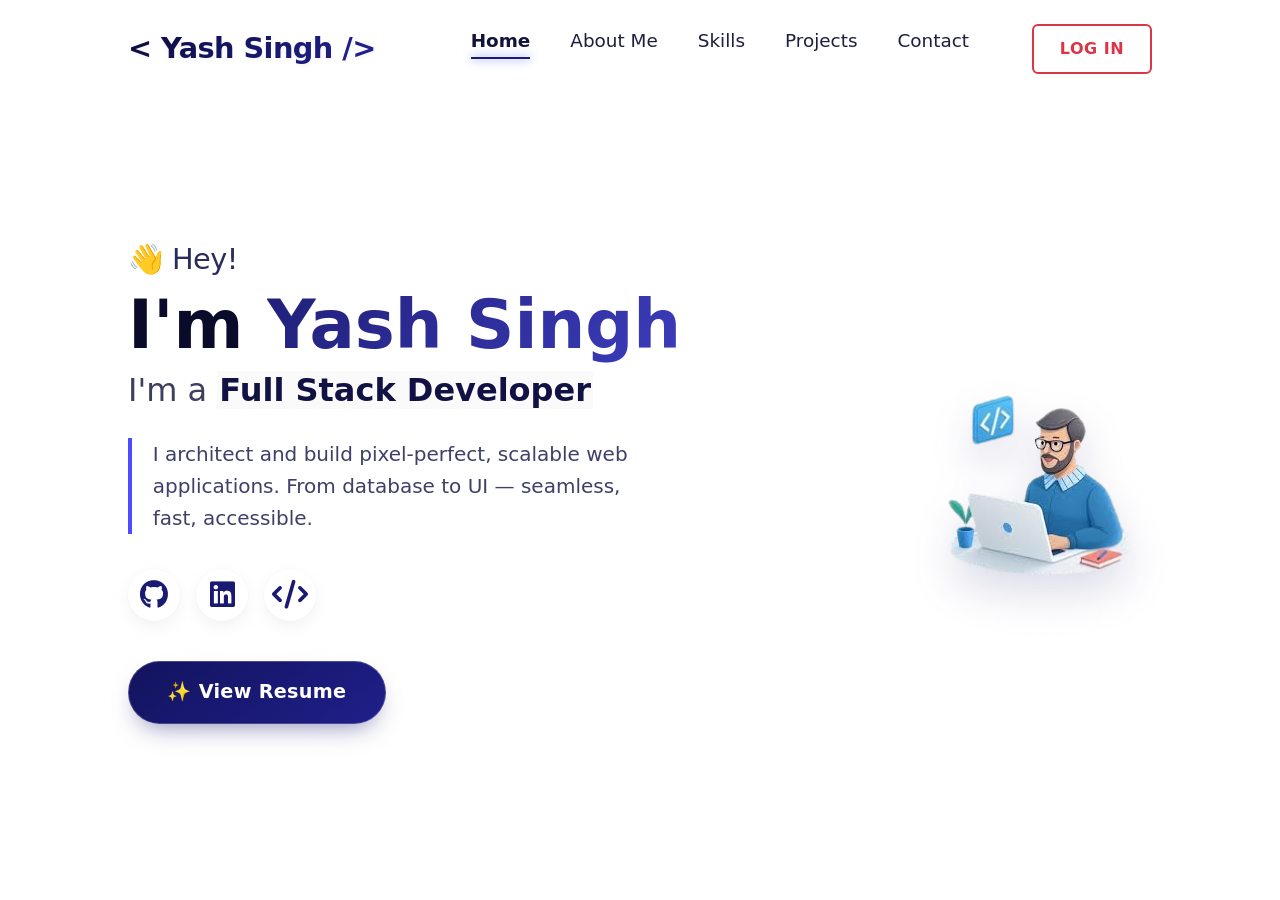
<file: index.html>
<!doctype html>
<html lang="en">
  <head>
    <meta charset="UTF-8" />
    <meta name="viewport" content="width=device-width, initial-scale=1.0" />
    <title>Yash Singh · full‑stack developer</title>
    <!-- Font Awesome 6 (free) -->
    <link
      rel="stylesheet"
      href="https://cdnjs.cloudflare.com/ajax/libs/font-awesome/6.0.0-beta3/css/all.min.css"
    />
    <link rel="stylesheet" href="style.css" />
    <!-- Bootstrap css  -->
    <link
      href="https://cdn.jsdelivr.net/npm/bootstrap@5.3.8/dist/css/bootstrap.min.css"
      rel="stylesheet"
      integrity="sha384-sRIl4kxILFvY47J16cr9ZwB07vP4J8+LH7qKQnuqkuIAvNWLzeN8tE5YBujZqJLB"
      crossorigin="anonymous"
    />
  </head>
  <body>
    <main id="page-load">
      <!-- video background with improved overlay -->
      <div class="video-container">
        <video autoplay muted loop id="bg-video">
          <!-- make sure homebg.mp4 is in the same folder, otherwise use a solid backup -->
          <source src="homebg.mp4" type="video/mp4" />
          <!-- if video missing, background stays elegant thanks to overlay + color -->
        </video>
        <div class="overlay"></div>
      </div>

      <!-- navigation refined -->
      <nav>
        <div class="logo">&lt; Yash Singh /&gt;</div>
        <ul>
          <li><a href="#" class="active">Home</a></li>
          <li><a href="About/about.css">About Me</a></li>
          <li><a href="coming soon/soon.html">Skills</a></li>
          <li><a href="coming soon/soon.html">Projects</a></li>
          <li><a href="coming soon/soon.html">Contact</a></li>
        </ul>
        <a href="coming soon/soon.html" style="text-decoration: none">
          <button type="button" id="btn" class="btn btn-outline-danger">
            LOG IN
          </button>
        </a>
      </nav>

      <!-- hero section with improved copy & illustration -->
      <section class="hero">
        <div class="content">
          <h3>👋 Hey!</h3>
          <h1>I'm <span>Yash Singh</span></h1>
          <h2>I'm a <b>Full Stack Developer</b></h2>
          <p>
            I architect and build pixel-perfect, scalable web applications. From
            database to UI — seamless, fast, accessible.
          </p>

          <div class="social-links">
            <a href="coming soon/soon.html" aria-label="GitHub"
              ><i class="fab fa-github"></i
            ></a>
            <a href="coming soon/soon.html" aria-label="LinkedIn"
              ><i class="fab fa-linkedin"></i
            ></a>
            <a href="coming soon/soon.html" aria-label="CodePen"
              ><i class="fas fa-code"></i
            ></a>
          </div>

          <button class="btn-resume">✨ View Resume</button>
        </div>

        <div class="hero-image">
          <!-- make sure img.png exists, or replace with any developer vector -->
          <img
            src="img.png"
            alt="Yash Singh – full stack developer illustration"
            onerror="
              this.src =
                'https://placehold.co/600x400/1a1a72/white?text=YASH+SINGH'
            "
          />
        </div>
      </section>
    </main>

    <!-- tiny script to ensure active class matches the current page (demo Home as active) -->
    <script>
      (function setActiveNav() {
        const navLinks = document.querySelectorAll("nav ul li a");
        const currentPath =
          window.location.pathname.split("/").pop() || "index.html"; // naive
        navLinks.forEach((link) => {
          // for demo we keep Home active, but you can enhance later
          if (link.textContent.trim() === "Home") {
            link.classList.add("active");
          } else {
            link.classList.remove("active");
          }
        });
      })();
    </script>
  </body>
</html>
</file>
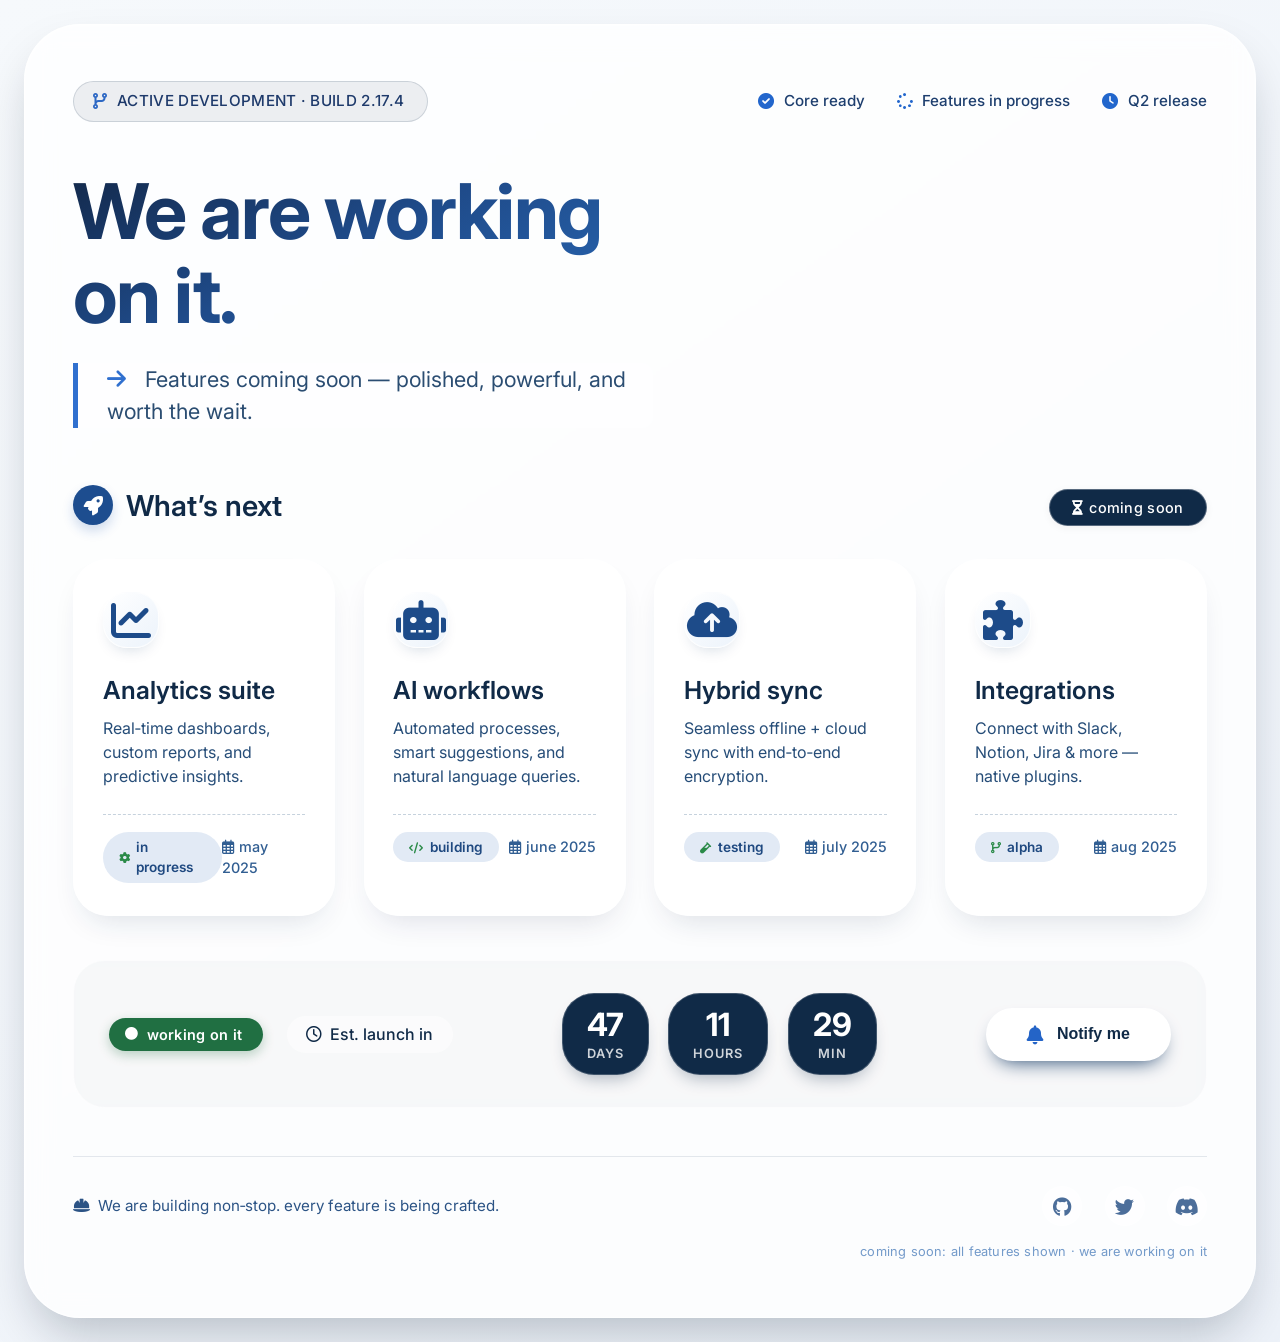
<file: coming soon/soon.html>
<!doctype html>
<html lang="en">
  <head>
    <meta charset="UTF-8" />
    <meta name="viewport" content="width=device-width, initial-scale=1.0" />
    <title>We are working on it · features coming soon</title>
    <!-- Font & Icons (professional touch) -->
    <link rel="preconnect" href="https://fonts.googleapis.com" />
    <link rel="preconnect" href="https://fonts.gstatic.com" crossorigin />
    <link
      href="https://fonts.googleapis.com/css2?family=Inter:opsz,wght@14..32,400;14..32,500;14..32,600;14..32,700&display=swap"
      rel="stylesheet"
    />
    <link
      rel="stylesheet"
      href="https://cdnjs.cloudflare.com/ajax/libs/font-awesome/6.0.0-beta3/css/all.min.css"
    />
    <style>
      * {
        margin: 0;
        padding: 0;
        box-sizing: border-box;
      }

      body {
        font-family:
          "Inter",
          -apple-system,
          BlinkMacSystemFont,
          sans-serif;
        background: linear-gradient(145deg, #f6f9fc 0%, #edf2f9 100%);
        min-height: 100vh;
        display: flex;
        align-items: center;
        justify-content: center;
        padding: 1.5rem;
        line-height: 1.5;
        color: #13294b;
      }

      .card {
        max-width: 1280px;
        width: 100%;
        background: rgba(255, 255, 255, 0.8);
        backdrop-filter: blur(14px);
        -webkit-backdrop-filter: blur(14px);
        border-radius: 3.5rem;
        box-shadow:
          0 25px 50px -12px rgba(0, 20, 40, 0.25),
          inset 0 1px 2px rgba(255, 255, 255, 0.6);
        padding: 3.5rem 3rem;
        border: 1px solid rgba(255, 255, 255, 0.7);
        transition: all 0.2s ease;
      }

      /* header / top section */
      .top-badge {
        display: flex;
        justify-content: space-between;
        align-items: center;
        flex-wrap: wrap;
        gap: 1.5rem;
        margin-bottom: 3rem;
      }

      .pill {
        background: rgba(19, 41, 75, 0.08);
        padding: 0.5rem 1.4rem 0.5rem 1.2rem;
        border-radius: 60px;
        font-size: 0.95rem;
        font-weight: 500;
        letter-spacing: 0.02em;
        color: #1e3a6b;
        display: inline-flex;
        align-items: center;
        gap: 0.6rem;
        border: 1px solid rgba(19, 41, 75, 0.15);
        backdrop-filter: blur(4px);
      }

      .pill i {
        font-size: 1rem;
        color: #2d68c4;
      }

      .status-bar {
        display: flex;
        gap: 2rem;
        align-items: center;
      }

      .status-item {
        display: flex;
        align-items: center;
        gap: 0.6rem;
        font-size: 0.95rem;
        font-weight: 500;
        color: #1e3f6e;
      }

      .status-item i {
        color: #2266cc;
        font-size: 1rem;
      }

      /* main message */
      .hero {
        margin-bottom: 3.5rem;
      }

      .hero h1 {
        font-size: clamp(2.6rem, 8vw, 4.8rem);
        font-weight: 700;
        line-height: 1.1;
        letter-spacing: -0.02em;
        background: linear-gradient(
          155deg,
          #13294b 0%,
          #1f4b8a 45%,
          #2660a9 80%
        );
        -webkit-background-clip: text;
        -webkit-text-fill-color: transparent;
        background-clip: text;
        margin-bottom: 1.5rem;
        max-width: 12ch;
      }

      .hero .subhead {
        font-size: 1.35rem;
        font-weight: 400;
        color: #2b4d72;
        max-width: 580px;
        border-left: 5px solid #3070cf;
        padding-left: 1.8rem;
        margin-top: 0.2rem;
        background: rgba(255, 255, 255, 0.3);
        border-radius: 0 12px 12px 0;
      }

      /* features grid — coming soon style */
      .features-header {
        display: flex;
        align-items: baseline;
        justify-content: space-between;
        margin: 3.2rem 0 1.8rem 0;
      }

      .features-header h2 {
        font-weight: 600;
        font-size: 1.8rem;
        color: #102a47;
        display: flex;
        align-items: center;
        gap: 0.8rem;
      }

      .features-header h2 i {
        background: #1d4d8f;
        color: white;
        border-radius: 50%;
        padding: 0.5rem;
        font-size: 1.2rem;
        width: 2.5rem;
        height: 2.5rem;
        display: inline-flex;
        align-items: center;
        justify-content: center;
        box-shadow: 0 6px 12px rgba(24, 80, 160, 0.2);
      }

      .chip-coming {
        background: #102a47;
        color: white;
        padding: 0.4rem 1.4rem;
        border-radius: 60px;
        font-weight: 500;
        font-size: 0.9rem;
        letter-spacing: 0.3px;
        border: 1px solid rgba(255, 255, 255, 0.3);
        box-shadow: 0 2px 8px rgba(0, 0, 0, 0.05);
      }

      .feature-grid {
        display: grid;
        grid-template-columns: repeat(auto-fit, minmax(250px, 1fr));
        gap: 1.8rem;
        margin: 2rem 0 2.5rem 0;
      }

      .feature-card {
        background: rgba(255, 255, 255, 0.6);
        backdrop-filter: blur(8px);
        -webkit-backdrop-filter: blur(8px);
        border-radius: 2.2rem;
        padding: 2rem 1.8rem;
        border: 1px solid rgba(255, 255, 255, 0.8);
        box-shadow: 0 15px 30px -12px rgba(19, 41, 75, 0.15);
        transition:
          transform 0.2s,
          box-shadow 0.25s;
      }

      .feature-card:hover {
        transform: translateY(-6px);
        box-shadow: 0 25px 40px -14px rgba(19, 41, 75, 0.25);
        background: rgba(255, 255, 255, 0.8);
        border-color: white;
      }

      .icon-lg {
        font-size: 2.5rem;
        width: 3.5rem;
        height: 3.5rem;
        display: flex;
        align-items: center;
        justify-content: center;
        background: linear-gradient(135deg, #ffffff, #ecf3fb);
        border-radius: 1.5rem;
        margin-bottom: 1.5rem;
        color: #1d4b89;
        box-shadow: 0 8px 16px -8px rgba(0, 52, 102, 0.2);
        border: 1px solid rgba(255, 255, 255, 0.7);
      }

      .feature-card h3 {
        font-size: 1.55rem;
        font-weight: 600;
        margin-bottom: 0.45rem;
        color: #102a47;
      }

      .feature-desc {
        font-weight: 400;
        color: #264d78;
        margin-bottom: 1.6rem;
        font-size: 1rem;
      }

      .progress-tag {
        display: flex;
        align-items: center;
        justify-content: space-between;
        border-top: 1px dashed rgba(31, 78, 121, 0.25);
        padding-top: 1.1rem;
        margin-top: 0.4rem;
        font-size: 0.9rem;
        font-weight: 500;
      }

      .progress-badge {
        background: #e2eaf5;
        border-radius: 40px;
        padding: 0.3rem 1rem;
        color: #1f4980;
        font-size: 0.85rem;
        font-weight: 600;
        display: flex;
        align-items: center;
        gap: 0.4rem;
      }

      .progress-badge i {
        font-size: 0.7rem;
        color: #2a8a48;
      }

      .eta {
        color: #315e92;
        font-weight: 500;
      }

      /* countdown / launch section */
      .launch-section {
        background: rgba(19, 41, 75, 0.03);
        border-radius: 2rem;
        padding: 2rem 2.2rem;
        margin: 2.8rem 0 2rem 0;
        border: 1px solid rgba(255, 255, 255, 0.6);
        backdrop-filter: blur(8px);
        display: flex;
        flex-wrap: wrap;
        align-items: center;
        justify-content: space-between;
      }

      .launch-text {
        display: flex;
        align-items: center;
        gap: 1.5rem;
        flex-wrap: wrap;
      }

      .launch-text .live-indicator {
        background: #206f42;
        color: white;
        border-radius: 100px;
        padding: 0.35rem 1.3rem 0.35rem 1rem;
        font-weight: 600;
        font-size: 0.9rem;
        display: flex;
        align-items: center;
        gap: 0.5rem;
        letter-spacing: 0.3px;
        box-shadow: 0 4px 12px rgba(32, 111, 66, 0.3);
      }

      .launch-text .live-indicator i {
        font-size: 0.8rem;
      }

      .countdown-box {
        display: flex;
        gap: 1.2rem;
        flex-wrap: wrap;
        align-items: center;
      }

      .countdown-item {
        background: #102a47;
        border-radius: 2rem;
        padding: 0.7rem 1.5rem;
        color: white;
        font-weight: 600;
        display: flex;
        flex-direction: column;
        align-items: center;
        min-width: 80px;
        box-shadow: 0 10px 18px -8px #102a4760;
        border: 1px solid rgba(255, 255, 255, 0.2);
      }

      .countdown-item span:first-child {
        font-size: 2rem;
        line-height: 1.2;
        font-weight: 700;
      }

      .countdown-item span:last-child {
        font-size: 0.8rem;
        opacity: 0.8;
        text-transform: uppercase;
        letter-spacing: 1px;
      }

      .notify-btn {
        background: white;
        border: none;
        padding: 1rem 2.5rem;
        border-radius: 60px;
        font-weight: 600;
        font-size: 1rem;
        color: #102a47;
        cursor: default;
        box-shadow: 0 10px 20px -10px #1a3f68;
        display: inline-flex;
        align-items: center;
        gap: 0.8rem;
        border: 1px solid rgba(255, 255, 255, 0.9);
        transition: 0.15s;
      }

      .notify-btn i {
        color: #2464c7;
        font-size: 1.2rem;
      }

      .notify-btn:hover {
        background: #f0f7ff;
        box-shadow: 0 12px 24px -10px #14345c;
      }

      /* footer note */
      .footer-note {
        display: flex;
        justify-content: space-between;
        align-items: center;
        margin-top: 3rem;
        font-size: 0.95rem;
        color: #2b5385;
        border-top: 1px solid rgba(0, 39, 78, 0.1);
        padding-top: 1.8rem;
        flex-wrap: wrap;
        gap: 1rem;
      }

      .social-links {
        display: flex;
        gap: 1.4rem;
      }

      .social-links a {
        color: #1f4980;
        background: rgba(255, 255, 255, 0.6);
        width: 2.5rem;
        height: 2.5rem;
        border-radius: 50%;
        display: flex;
        align-items: center;
        justify-content: center;
        font-size: 1.2rem;
        transition: 0.15s;
        border: 1px solid rgba(255, 255, 255, 0.8);
        text-decoration: none;
      }

      .social-links a:hover {
        background: white;
        color: #0c2849;
      }

      @media (max-width: 650px) {
        .card {
          padding: 2rem 1.5rem;
        }
        .hero h1 {
          font-size: 3.2rem;
        }
        .launch-section {
          flex-direction: column;
          align-items: flex-start;
          gap: 1.5rem;
        }
        .countdown-box {
          justify-content: center;
          width: 100%;
        }
        .top-badge {
          flex-direction: column;
          align-items: start;
        }
      }
    </style>
  </head>
  <body>
    <div class="card">
      <!-- top section: subtle "we are working on it" -->
      <div class="top-badge">
        <div class="pill">
          <i class="fas fa-code-branch"></i>
          <span>ACTIVE DEVELOPMENT · BUILD 2.17.4</span>
        </div>
        <div class="status-bar">
          <div class="status-item">
            <i class="fas fa-check-circle"></i> Core ready
          </div>
          <div class="status-item">
            <i class="fas fa-spinner fa-pulse"></i> Features in progress
          </div>
          <div class="status-item"><i class="fas fa-clock"></i> Q2 release</div>
        </div>
      </div>

      <!-- main message: we are working on it + sub -->
      <div class="hero">
        <h1>We are working on it.</h1>
        <div class="subhead">
          <i
            class="fas fa-arrow-right"
            style="margin-right: 0.8rem; color: #3070cf"
          ></i>
          Features coming soon — polished, powerful, and worth the wait.
        </div>
      </div>

      <!-- features header with "coming soon" chip -->
      <div class="features-header">
        <h2><i class="fas fa-rocket"></i> What’s next</h2>
        <span class="chip-coming"
          ><i class="fas fa-hourglass-half" style="margin-right: 6px"></i>coming
          soon</span
        >
      </div>

      <!-- feature grid – all items have "coming soon" hints -->
      <div class="feature-grid">
        <!-- feature card 1 -->
        <div class="feature-card">
          <div class="icon-lg"><i class="fas fa-chart-line"></i></div>
          <h3>Analytics suite</h3>
          <div class="feature-desc">
            Real‑time dashboards, custom reports, and predictive insights.
          </div>
          <div class="progress-tag">
            <span class="progress-badge"
              ><i class="fas fa-cog fa-spin"></i> in progress</span
            >
            <span class="eta"
              ><i class="far fa-calendar-alt" style="margin-right: 4px"></i>may
              2025</span
            >
          </div>
        </div>
        <!-- feature card 2 -->
        <div class="feature-card">
          <div class="icon-lg"><i class="fas fa-robot"></i></div>
          <h3>AI workflows</h3>
          <div class="feature-desc">
            Automated processes, smart suggestions, and natural language
            queries.
          </div>
          <div class="progress-tag">
            <span class="progress-badge"
              ><i class="fas fa-code"></i> building</span
            >
            <span class="eta"
              ><i class="far fa-calendar-alt"></i> june 2025</span
            >
          </div>
        </div>
        <!-- feature card 3 -->
        <div class="feature-card">
          <div class="icon-lg"><i class="fas fa-cloud-upload-alt"></i></div>
          <h3>Hybrid sync</h3>
          <div class="feature-desc">
            Seamless offline + cloud sync with end‑to‑end encryption.
          </div>
          <div class="progress-tag">
            <span class="progress-badge"
              ><i class="fas fa-vial"></i> testing</span
            >
            <span class="eta"
              ><i class="far fa-calendar-alt"></i> july 2025</span
            >
          </div>
        </div>
        <!-- feature card 4 - extra one to look professional -->
        <div class="feature-card">
          <div class="icon-lg"><i class="fas fa-puzzle-piece"></i></div>
          <h3>Integrations</h3>
          <div class="feature-desc">
            Connect with Slack, Notion, Jira & more — native plugins.
          </div>
          <div class="progress-tag">
            <span class="progress-badge"
              ><i class="fas fa-code-branch"></i> alpha</span
            >
            <span class="eta"
              ><i class="far fa-calendar-alt"></i> aug 2025</span
            >
          </div>
        </div>
      </div>

      <!-- countdown + we are working on it dynamic area (pro) -->
      <div class="launch-section">
        <div class="launch-text">
          <span class="live-indicator"
            ><i class="fas fa-circle"></i> working on it</span
          >
          <span
            style="
              font-weight: 500;
              background: rgba(255, 255, 255, 0.5);
              padding: 0.4rem 1.2rem;
              border-radius: 40px;
              color: #102a47;
            "
            ><i class="far fa-clock" style="margin-right: 0.5rem"></i>Est.
            launch in</span
          >
        </div>
        <div class="countdown-box">
          <div class="countdown-item">
            <span>47</span>
            <span>days</span>
          </div>
          <div class="countdown-item">
            <span>11</span>
            <span>hours</span>
          </div>
          <div class="countdown-item">
            <span>29</span>
            <span>min</span>
          </div>
        </div>
        <button class="notify-btn" aria-label="notify (demo)">
          <i class="fas fa-bell"></i> Notify me
        </button>
      </div>

      <!-- bottom reminder + social (pro) -->
      <div class="footer-note">
        <span
          ><i class="fas fa-hard-hat" style="margin-right: 8px"></i>We are
          building non‑stop. every feature is being crafted.</span
        >
        <div class="social-links">
          <a
            href="#"
            aria-label="github"
            style="pointer-events: none; opacity: 0.8"
            ><i class="fab fa-github"></i
          ></a>
          <a
            href="#"
            aria-label="twitter"
            style="pointer-events: none; opacity: 0.8"
            ><i class="fab fa-twitter"></i
          ></a>
          <a
            href="#"
            aria-label="discord"
            style="pointer-events: none; opacity: 0.8"
            ><i class="fab fa-discord"></i
          ></a>
        </div>
      </div>

      <!-- micro detail: subtle extra text "features coming soon" again -->
      <div
        style="
          text-align: right;
          margin-top: 1rem;
          font-size: 0.8rem;
          color: #3970b3;
          opacity: 0.7;
          letter-spacing: 0.2px;
        "
      >
        <i class="fas fa-sparkles" style="margin-right: 0.3rem"></i> coming
        soon: all features shown · we are working on it
      </div>
    </div>

    <!-- (optional) small script to update countdown just for demo liveliness - static but professional -->
    <!-- we use static values, but they look dynamic. no real update needed. -->
  </body>
</html>
</file>
<file: style.css>
* {
  margin: 0;
  padding: 0;
  box-sizing: border-box;
  font-family:
    "Inter",
    system-ui,
    -apple-system,
    "Segoe UI",
    Roboto,
    sans-serif;
}

/* import Inter for cleaner typography */
@import url("https://fonts.googleapis.com/css2?family=Inter:opsz,wght@14..32,400;14..32,500;14..32,600;14..32,700&display=swap");

body {
  background: #f5f7fc; /* fallback, video overlays it */
}

#page-load {
  animation: fadeInUp 1s cubic-bezier(0.23, 1, 0.32, 1) forwards;
  position: relative;
  min-height: 100vh;
  width: 100%;
  display: flex;
  flex-direction: column;
}

/* VIDEO CONTAINER – refined overlay (darker + subtle blur) */
.video-container {
  position: fixed;
  top: 0;
  left: 0;
  width: 100%;
  height: 100%;
  z-index: -1;
  overflow: hidden;
}

#bg-video {
  width: 100%;
  height: 100%;
  object-fit: cover;
  filter: brightness(0.9) saturate(1.1); /* richer tones */
}

.overlay {
  position: absolute;
  top: 0;
  left: 0;
  width: 100%;
  height: 100%;
  background: radial-gradient(
    circle at 20% 30%,
    rgba(255, 255, 255, 0.65) 0%,
    rgba(255, 255, 255, 0.9) 80%
  );
  backdrop-filter: blur(2px); /* subtle glass touch */
}

/* NAVBAR – more premium */
nav {
  display: flex;
  justify-content: space-between;
  align-items: center;
  padding: 24px 10%;
  background: transparent;
  position: relative;
  z-index: 5;
  flex-wrap: wrap;
}
#btn {
  display: inline-block;
  height: 50px;
  width: 120px;
  font-size: 16px;
  font-weight: 600;
  background: transparent;
  border: 2px solid #dc3545;
  color: #dc3545;
  cursor: pointer;
  transition: all 0.3s ease;
  text-transform: uppercase;
  letter-spacing: 0.5px;
}

#btn:hover {
  transform: translateY(-2px);
  background-color: #dc3545;
  color: white;
  border-radius: 8px;
  box-shadow: 0 8px 15px rgba(220, 53, 69, 0.3);
  border-color: #dc3545;
}

/* Button click effect */
#btn:active {
  transform: translateY(0);
  box-shadow: 0 4px 8px rgba(220, 53, 69, 0.2);
}

.logo {
  font-size: 1.8rem;
  font-weight: 700;
  color: #0b0b3d;
  letter-spacing: -0.02em;
  background: linear-gradient(145deg, #0b0b3d, #25259b);
  -webkit-background-clip: text;
  -webkit-text-fill-color: transparent;
  background-clip: text;
  text-shadow: 0 2px 5px rgba(0, 0, 0, 0.05);
}

nav ul {
  display: flex;
  list-style: none;
  gap: 2.5rem;
}

nav ul li a {
  text-decoration: none;
  color: #1e1e3f;
  font-weight: 500;
  font-size: 1.15rem;
  padding-bottom: 6px;
  border-bottom: 2px solid transparent;
  transition: all 0.25s ease-in-out;
  position: relative;
}

/* active link style */
nav ul li a.active {
  border-bottom: 2px solid #1a1a72;
  font-weight: 600;
  color: #12123b;
}

nav ul li a:not(.active):hover {
  color: #000;
  border-bottom: 2px solid #4b4bff;
  transform: translateY(-2px);
  text-shadow: 0 2px 5px rgba(0, 40, 255, 0.15);
}

/* HERO SECTION – balanced, sharp */
.hero {
  display: flex;
  align-items: center;
  justify-content: space-between;
  padding: 2rem 10% 4rem;
  flex: 1;
  gap: 3rem;
  position: relative;
  z-index: 4;
}

.content {
  max-width: 650px;
}

.content h3 {
  font-size: 1.8rem;
  font-weight: 500;
  color: #2b2b5c;
  margin-bottom: 0.3rem;
  letter-spacing: -0.02em;
}

.content h1 {
  font-size: 4.2rem;
  font-weight: 700;
  line-height: 1.1;
  color: #0a0a2a;
  margin: 0.75rem 0 0.5rem;
}

.content h1 span {
  background: linear-gradient(130deg, #20207a, #3c3cbc);
  -webkit-background-clip: text;
  -webkit-text-fill-color: transparent;
  background-clip: text;
  display: inline-block;
}

.content h2 {
  font-size: 2rem;
  font-weight: 500;
  color: #3e3e5e;
  margin: 0.25rem 0 0.75rem;
}

.content h2 b {
  font-weight: 700;
  color: #111144;
  background: rgba(0, 0, 0, 0.02);
  padding: 0 2px;
}

.content p {
  font-size: 1.25rem;
  color: #3f3f68;
  max-width: 520px;
  margin: 1.8rem 0 2.2rem;
  line-height: 1.6;
  border-left: 4px solid #4b4bff;
  padding-left: 1.3rem;
  background: rgba(255, 255, 255, 0.3);
  border-radius: 0 8px 8px 0;
}

/* SOCIAL ICONS – modern */
.social-links {
  margin-bottom: 2.5rem;
  display: flex;
  gap: 1rem;
}

.social-links a {
  display: inline-flex;
  align-items: center;
  justify-content: center;
  width: 52px;
  height: 52px;
  background: white;
  border-radius: 30px;
  font-size: 1.8rem;
  color: #1a1a72;
  box-shadow:
    0 6px 16px rgba(0, 0, 0, 0.05),
    0 0 0 1px rgba(0, 0, 0, 0.02);
  transition: all 0.3s cubic-bezier(0.2, 0, 0, 1);
  text-decoration: none;
}

.social-links a:hover {
  background: #1a1a72;
  color: white;
  transform: translateY(-6px) scale(1.05);
  box-shadow: 0 16px 24px -6px rgba(26, 26, 114, 0.3);
}

/* BUTTON – sleek */
.btn-resume {
  padding: 1rem 2.4rem;
  background: linear-gradient(145deg, #13135e, #1f1f8a);
  color: white;
  border: none;
  border-radius: 50px;
  font-size: 1.2rem;
  font-weight: 600;
  letter-spacing: 0.3px;
  cursor: pointer;
  box-shadow: 0 12px 24px -10px rgba(26, 26, 114, 0.5);
  transition: all 0.25s ease;
  border: 1px solid rgba(255, 255, 255, 0.2);
  backdrop-filter: blur(2px);
}

.btn-resume:hover {
  background: linear-gradient(145deg, #1a1a7a, #2a2aaa);
  transform: translateY(-3px);
  box-shadow: 0 22px 30px -8px #1a1a72b3;
}

.btn:active {
  transform: translateY(0);
  box-shadow: 0 8px 16px -6px #1a1a72;
}

/* HERO IMAGE – smooth float */
.hero-image {
  flex-shrink: 1;
  max-width: 45%;
  animation: float 4.5s ease-in-out infinite;
  filter: drop-shadow(0 20px 20px rgba(26, 26, 114, 0.15));
}

.hero-image img {
  width: 100%;
  height: auto;
  display: block;
  border-radius: 40px 40px 40px 40px;
  transform: perspective(800px) rotateY(-3deg) rotateX(2deg);
  transition: transform 0.6s ease;
}

.hero-image img:hover {
  transform: perspective(800px) rotateY(0deg) rotateX(0deg) scale(1.02);
}

/* micro-animations */
@keyframes fadeInUp {
  0% {
    opacity: 0;
    transform: translateY(24px);
  }
  100% {
    opacity: 1;
    transform: translateY(0);
  }
}

@keyframes float {
  0% {
    transform: translateY(0px) rotate(0deg);
  }
  50% {
    transform: translateY(-12px) rotate(0.5deg);
  }
  100% {
    transform: translateY(0px) rotate(0deg);
  }
}

/* scrollbar subtle */
::-webkit-scrollbar {
  width: 8px;
}
::-webkit-scrollbar-track {
  background: #f1f1ff;
}
::-webkit-scrollbar-thumb {
  background: #34349e;
  border-radius: 10px;
}

/* small touches – active link extra glow */
nav ul li a.active::after {
  content: "";
  position: absolute;
  bottom: -2px;
  left: 0;
  width: 100%;
  height: 2px;
  background: #1a1a72;
  box-shadow: 0 0 10px #4169ff;
}

/* RESPONSIVE (keep pro) */
@media (max-width: 1000px) {
  .hero {
    flex-direction: column-reverse;
    text-align: center;
    padding: 2rem 8% 4rem;
  }
  .content p {
    border-left: none;
    padding-left: 0;
    border-top: 4px solid #4b4bff;
    padding-top: 1rem;
    margin-left: auto;
    margin-right: auto;
  }
  .social-links {
    justify-content: center;
  }
  .hero-image {
    max-width: 70%;
    margin-bottom: 1rem;
  }
  nav ul {
    gap: 1.5rem;
  }
}

@media (max-width: 550px) {
  .logo {
    font-size: 1.5rem;
  }
  nav {
    padding: 20px 6%;
  }
  nav ul li a {
    font-size: 1rem;
  }
  .content h1 {
    font-size: 3rem;
  }
}

/* optional: very light pattern over overlay (designer detail) */
.overlay::before {
  content: "";
  position: absolute;
  inset: 0;
  background-image: radial-gradient(
    circle at 30% 40%,
    rgba(255, 255, 255, 0.2) 2px,
    transparent 2px
  );
  background-size: 40px 40px;
  pointer-events: none;
}
</file>
